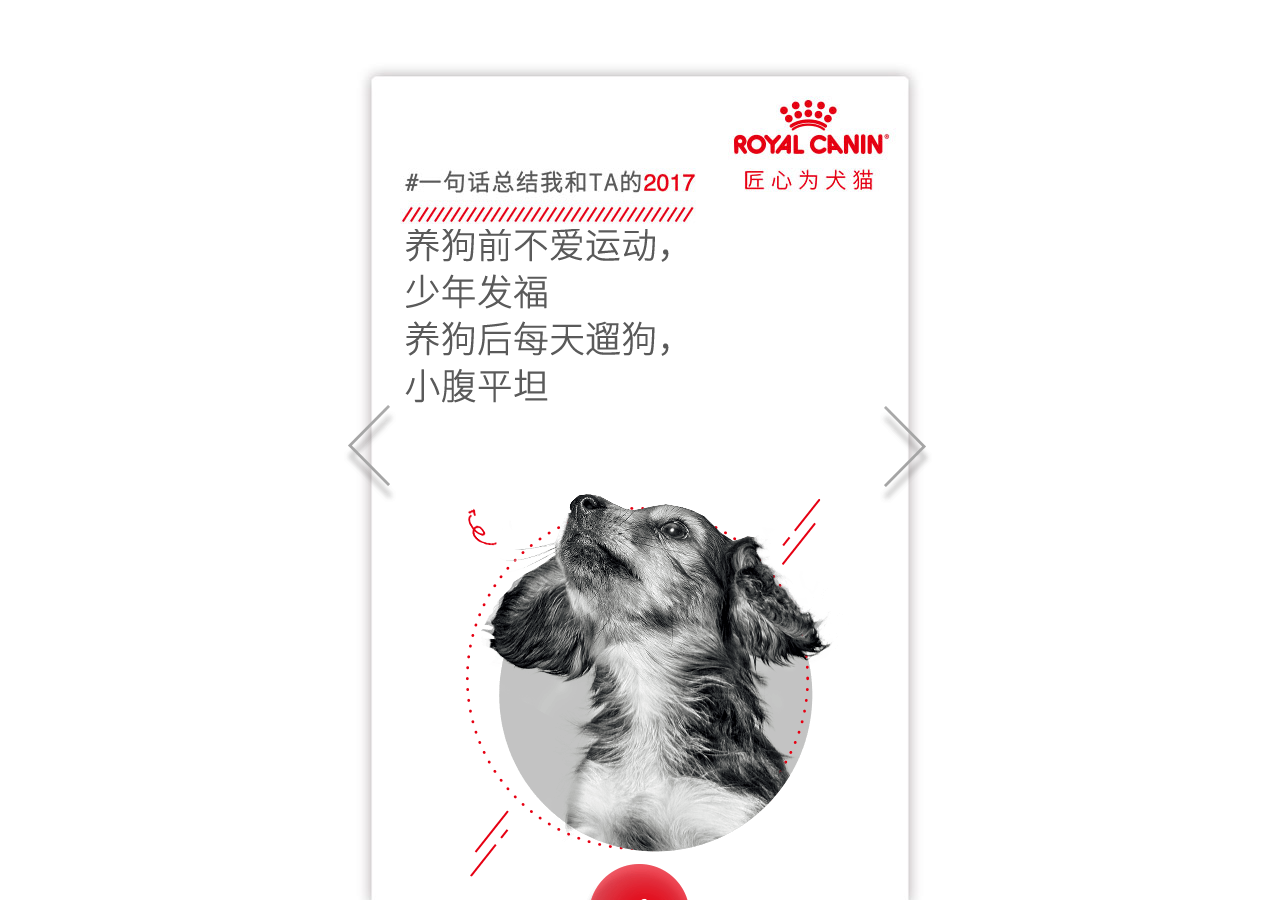
<file: royal/html/cny/index.html>
<!DOCTYPE html>
<!-- 微博增加 class wb -->
<html>
	<head>
		<title>定制属于你和TA的2017</title>
		<meta charset="utf-8">
		<meta name="viewport" content="width=640, user-scalable=no, target-densitydpi=device-dpi">
		<meta name="apple-mobile-web-app-capable" content="yes">
		<meta name="format-detection" content="telephone=no">
		<link rel="stylesheet" type="text/css" href="css/swiper.min.css">
		<link rel="stylesheet" type="text/css" href="css/style.css">
		<script type="text/javascript" src="js/jquery.min.js"></script>
		<script type="text/javascript" src="js/TweenMax.min.js"></script>
		<script src="js/createjs.min.js"></script>
		<script type="text/javascript" src="js/init.js"></script>
	</head>
	<body>
		<div class="box">
			<!-- <div class="music" id="music-btn">
				<audio id="audio" loop="loop" autoplay="autoplay" src="images/audio/bgmusic.mp3?v=2"></audio>
			</div> -->
			<!-- 列表展示 -->
			<section class="screen" id="s1">
				<div class="myswiper">
					<div class="swiper-container">
					  <div class="swiper-wrapper">
					    <div class="swiper-slide" data-type="1" data-imgsrc="dog/dog_1.png">
					    	<img src="images/dog/text1.png" alt="" class="text">
					    	<img src="images/dog/dog_1.png" alt="" class="animal">
					    </div>
					  	<div class="swiper-slide" data-type="2" data-imgsrc="cat/cat_4.png">
					    	<img src="images/cat/text4.png" alt="" class="text">
					    	<img src="images/cat/cat_4.png" alt="" class="animal">
					    </div>
					    <div class="swiper-slide" data-type="1" data-imgsrc="dog/dog_2.png">
					    	<img src="images/dog/text2.png" alt="" class="text">
					    	<img src="images/dog/dog_2.png" alt="" class="animal">
					    </div>
					  	<div class="swiper-slide" data-type="2" data-imgsrc="cat/cat_5.png">
					    	<img src="images/cat/text5.png" alt="" class="text">
					    	<img src="images/cat/cat_5.png" alt="" class="animal">
					    </div>
					    <div class="swiper-slide" data-type="1" data-imgsrc="dog/dog_3.png">
					    	<img src="images/dog/text3.png" alt="" class="text">
					    	<img src="images/dog/dog_3.png" alt="" class="animal">
					    </div>
					  	<div class="swiper-slide" data-type="2" data-imgsrc="cat/cat_2.png">
					    	<img src="images/cat/text2.png" alt="" class="text">
					    	<img src="images/cat/cat_2.png" alt="" class="animal">
					    </div>
					    <div class="swiper-slide" data-type="1" data-imgsrc="dog/dog_4.png">
					    	<img src="images/dog/text4.png" alt="" class="text">
					    	<img src="images/dog/dog_4.png" alt="" class="animal">
					    </div>
					  	<div class="swiper-slide" data-type="2" data-imgsrc="cat/cat_1.png">
					    	<img src="images/cat/text1.png" alt="" class="text">
					    	<img src="images/cat/cat_1.png" alt="" class="animal">
					    </div>
					    <div class="swiper-slide" data-type="1" data-imgsrc="dog/dog_5.png">
					    	<img src="images/dog/text5.png" alt="" class="text">
					    	<img src="images/dog/dog_5.png" alt="" class="animal">
					    </div>
					  	<div class="swiper-slide" data-type="2" data-imgsrc="cat/cat_3.png">
					    	<img src="images/cat/text3.png" alt="" class="text">
					    	<img src="images/cat/cat_3.png" alt="" class="animal">
					    </div>
					    <div class="swiper-slide" data-type="1" data-imgsrc="dog/dog_6.png"> 
					    	<img src="images/dog/text6.png" alt="" class="text">
					    	<img src="images/dog/dog_6.png" alt="" class="animal">
					    </div>
					    <div class="swiper-slide" data-type="1" data-imgsrc="dog/dog_7.png">
					    	<img src="images/dog/text7.png" alt="" class="text">
					    	<img src="images/dog/dog_7.png" alt="" class="animal">
					    </div>
					    <div class="swiper-slide" data-type="1" data-imgsrc="dog/dog_8.png">
					    	<img src="images/dog/text8.png" alt="" class="text">
					    	<img src="images/dog/dog_8.png" alt="" class="animal">
					    </div>

					  </div>
					</div>
					<div class="btn">
						<a href="javascript:;" class="prve_btn abs"></a>
						<a href="javascript:;" class="next_btn abs"></a>
					</div>
				</div>
				<img src="images/text.png" alt="" class="main_text">
				<div class="file_box">
					<img src="images/btn1.png" alt="">
					<img src="images/btn2.png" alt="">
					
				</div>
			</section>
			<!-- 列表展示 -->
			<!-- 图片上传 -->
			<section class="screen" id="s2">
				<div class="main dogcanvas">
					<div class="canavs_box">						
						<canvas width="310" height="310" id="upcanvas"></canvas>
					</div>
					<span class="frame"></span>
					
				</div>
				<div class="default-img"></div>
				
				<div class="btn">
					<a href="javascript:;" class="prve_btn abs"></a>
					<a href="javascript:;" class="next_btn abs"></a>
				</div>
				<!-- 测点击文字 -->
				<img src="images/s2_text.png" alt="" class="text">
			
				<div class="btn-wrap">
						<div class="btn1"></div>
						<input type="file" id="filebtn" accept="image/*">
				</div>
				<div class="up_btn">
						<img src="images/btn3.png">
				</div>
			</section>
			<!-- 图片上传 -->
			<!-- 文字填写 -->
			<section class="screen" id="s3">
				<div class="user-default">
						<!-- <img src="images/dog/dog_8.png" alt="" class="animal"> -->
				</div>
				<div class="main">
					<div class="canavs_box">						
						<img alt="" class="img">
					</div>
					<span class="frame"></span>
				</div>
				<textarea id="write_text" placeholder="请在此写下你与TA的故事...." maxlength="30"></textarea>
				<p class="disabled_box"></p>
				<div class="up_btn">
					<img src="images/btn3.png" alt="">
				</div>
				<img src="images/text.png" alt="" class="main_text">
				<div class="share_ts">
					<img src="images/share_text.png" alt="">
				</div>
			</section>
			<!-- 文字填写 -->


		</div>
		<script type="text/javascript" src="js/fabric.min.js"></script>
		<script type="text/javascript" src="js/exif.js"></script>
		<script type="text/javascript" src="js/swiper.jquery.min.js"></script>
		<script src="js/app.js"></script>
	</body>
</html>
</file>
<file: royal/html/cny/css/style.css>
@charset "utf-8";
body,div,dl,dt,dd,ul,ol,li,h1,h2,h3,h4,h5,h6,pre,form,fieldset,textarea,p,blockquote,th,td,a{padding:0;margin:0;color:#66686d;text-decoration:none;}
*{font:24px/150% 'Helvetica Neue', Helvetica, STHeiTi, sans-serif;-webkit-text-size-adjust:none;-webkit-tap-highlight-color:rgba(255,255,255,0);-webkit-tap-highlight-color:transparent;
   }
table{border-collapse:collapse;border-spacing:0;}
fieldset,img{border: 0;}
address,caption,cite,code,dfn,em,th,var{font-weight:normal;font-style:normal;}
article, aside, footer, header, hgroup, nav, section, figure, figcaption { display: block;}
ol,ul{list-style:none outside none;}
caption{text-align:left;}
h1,h2,h3,h4,h5,h6{font-weight:normal;font-size:100%;}
q:before,q:after{content:'';}
a{outline:none;}
*,*:before,*:after{box-sizing:border-box;-webkit-box-sizing:border-box;}
img{vertical-align:top;}
a, img ,p{-webkit-touch-callout:none;}
.clear{clear:both;}
.fl{float:left;}
.fr{float:right;}
html,body{height:100%;}
br{line-height:0;}
::-webkit-input-placeholder {
	
}
.swiper-wrapper,.swiper-container,.swiper-container-horizontal>.swiper-pagination,.swiper-button-next, .swiper-button-prev{z-index: initial;}
.music{position: absolute;right: 20px;top:20px;width:34px;height:34px;z-index:30;animation:musicPlay 3s linear infinite;-webkit-animation:musicPlay 3s linear infinite;/* background:url(../images/music_icon.png); */}
.music.off{animation:none 3s linear;-webkit-animation:none 3s linear;}
@keyframes musicPlay{
	0%{transform:scale(0);}
	100%{transform:scale(0.01);}
}
@-webkit-keyframes musicPlay{
	0%{-webkit-transform:scale(0);}
	100%{-webkit-transform:scale(0.01);}
}
.center{position: absolute;top: 50%;left: 50%;transform:translate3d(-50%,-50%,0);-webkit-transform:translate3d(-50%,-50%,0);}
.middle{position: absolute;left:50%;transform:translate3d(-50%,0,0);-webkit-transform:translate3d(-50%,0,0);}
.box{width:640px;height: 100%;margin:0 auto;overflow:hidden;position:relative;}
.abs{position:absolute;}
.screen,.pop{position:absolute;left:0;top:0;width:100%;height:100%;opacity:0;visibility: hidden;}



/********
列表展示
********/
#s1{
	opacity: 1;
	visibility: visible;
}
#s1 .myswiper{
	width: 100%;
	height: 100%;
}

#s1 .swiper-container{
	width: 100%;
	height: 100%;
}
#s1 .swiper-container .swiper-slide{
	background: url(../images/bg.jpg) no-repeat;
}
#s1 .btn a{
	width: 96px;
	height: 106px;
	top: 50%;
	margin-top: -53px;
}
#s1 .btn .prve_btn{
	left: 15px;
	background: url(../images/prevbtn.png) no-repeat;
	animation:prve_btn 2s linear infinite;
    -webkit-animation:prve_btn 2s linear infinite;
}
#s1 .btn .next_btn{
	right: 15px;
	background: url(../images/nextbtn.png) no-repeat;
	animation:next_btn 2s linear infinite;
    -webkit-animation:next_btn 2s linear infinite;
}
@keyframes prve_btn{
    0%,100%{transform:translateX(0);}
    50%{transform:translateX(-20px);}
}
@-webkit-keyframes prve_btn{
    0%,100%{-webkit-transform:translateX(0);}
    50%{-webkit-transform:translateX(-20px);}
}
@keyframes next_btn{
    0%,100%{transform:translateX(0);}
    50%{transform:translateX(20px);}
}
@-webkit-keyframes next_btn{
    0%,100%{-webkit-transform:translateX(0);}
    50%{-webkit-transform:translateX(20px);}
}

#s1 .swiper-slide .text{
	position: absolute;
	top: 229px;
	left: 84px;
}
#s1 .swiper-slide .animal{
	position: absolute;
	top: 373px;
	left: 0;
}
#s1 .main_text{
	position: absolute;
	top: 984px;
	left: 201px;
}




/********
图片合成
********/
#s2{
	/* opacity: 1;
	visibility: visible; */
	background:rgba(0,0,0,0.8);
}
#s2 .main{
	width: 431px;
	height: 391px;
	position: absolute;
	top: 420px;
	left: 50%;
	margin-left: -215px;
	opacity: 0;
	visibility: hidden;
}
#s2 .main .frame{
	width: 100%;
	height: 100%;
	position: absolute;
	top: 0;
	left: 0;
	pointer-events: none;
}
#s2 .canavs_box{
	width: 310px;
	height: 310px;
	overflow: hidden;
	position: relative;
}
#s2 .dogcanvas .canavs_box{
	border-radius: 50%;
	top: 63px;
    left: 80px;
}
#s2 .dogcanvas .frame{
	background: url(../images/frame2.png) no-repeat;
}
#s2 .catcanvas .canavs_box{
	border-radius: 10px;
    top: 63px;
    left: 80px;
}
#s2 .catcanvas .frame{
	background: url(../images/frame1.png) no-repeat;
}
#s2 .dogcanvas canvas{
	border-radius: 50%;
}
#s2 .catcanvas canvas{
	border-radius: 10px;
}
#s2 .btn a{
	width: 96px;
	height: 106px;
	top: 50%;
	margin-top: -53px;
	opacity: 0;
	visibility: hidden;
}
#s2 .btn .prve_btn{
	left: 15px;
	background: url(../images/prevbtn.png) no-repeat;
	animation:prve_btn 2s linear infinite;
    -webkit-animation:prve_btn 2s linear infinite;
}
#s2 .btn .next_btn{
	right: 15px;
	background: url(../images/nextbtn.png) no-repeat;
	animation:next_btn 2s linear infinite;
    -webkit-animation:next_btn 2s linear infinite;
}
#s2 .text{
	position: absolute;
	top: 830px;
	left: 50%;
	opacity: 0;
	visibility: hidden;
	transform: translateX(-50%);
	-webkit-transform: translateX(-50%);
}

#s2 .btn-wrap{
	width: 431px;
	height: 138px;
	background: url(../images/btn_bg.png) no-repeat;
	position: absolute;
	left:50%;
	margin-left: -215px;
	top:866px;
}

#s2 .up_btn{
	opacity: 0;
	visibility: hidden;
}
#s2 .btn-wrap .btn1{
	position: absolute;
	top:0;
	left:46px;
	width: 100px;
	height:100px;
}

#s2 .btn-wrap #filebtn{
	position: absolute;
	top:0;
	left:290px;
	width: 100px;
	height:100px;
	opacity: 0;
}
#s2 .default-img{
	position: absolute;
	top:319px;
	left:8px;
}
#filebtn-wrap{
	position: absolute;
	top:823px;
	left: 146px;
}

#filebtn-wrap input{
	opacity: 0;
}
/********
图片合成
********/
#s3{
	/* opacity: 1;
	visibility: visible; */
	background:url(../images/bg.jpg) no-repeat;
}
#s3 .user-default{
	position: absolute;
	top:319px;
	left:8px;
}
/* #s3 .user */
#s3 .main{
	width: 431px;
	height: 391px;
	position: absolute;
	top: 420px;
	left: 50%;
	margin-left: -215px;
}
#s3 .main .frame{
	width: 100%;
	height: 100%;
	position: absolute;
	top: 0;
	left: 0;
	pointer-events: none;
}
#s3 .canavs_box{
	width: 310px;
	height: 310px;
	overflow: hidden;
	position: relative;
}
#s3 .canavs_box .img{
	width: 310px;
	height: 310px;
	display: block;
}
#s3 .dogcanvas .canavs_box{
	border-radius: 50%;
	top: 63px;
    left: 80px;
}
#s3 .dogcanvas .frame{
	background: url(../images/frame2.png) no-repeat;
}
#s3 .catcanvas .canavs_box{
	border-radius: 10px;
    top: 63px;
    left: 80px;
}
#s3 .catcanvas .frame{
	background: url(../images/frame1.png) no-repeat;
}
#s3 .dogcanvas .img{
	border-radius: 50%;
}
#s3 .catcanvas .img{
	border-radius: 10px;
}

#s3 #write_text,#s3 .disabled_box{
	width: 302px;
    height: 214px;
    display: block;
    position: absolute;
    top: 233px;
    left: 83px;
    outline: none;
    border: none;
    font-size: 36px;
    resize: none;
    line-height: 47px;
    background: none;
}
#s3 .disabled_box{
	display: none;
}
#s3 .main_text{
	position: absolute;
	top: 973px;
	left: 221px;
}
#s3 .share_ts{
	width: 100%;
	height: 100%;
	position: absolute;
	top: 0;
	left: 0;
	background: rgba(0,0,0,0.8);
	display: none;
}






/*************
	分享页面
************/
/********
图片合成
********/
#share{
	opacity: 1;
	visibility: visible;
	background:url(../images/bg.jpg) no-repeat;
}
#share .main{
	width: 431px;
	height: 391px;
	position: absolute;
	top: 420px;
	left: 50%;
	margin-left: -215px;
}
#share .main .frame{
	width: 100%;
	height: 100%;
	position: absolute;
	top: 0;
	left: 0;
	pointer-events: none;
}
#share .canavs_box{
	width: 310px;
	height: 310px;
	overflow: hidden;
	position: relative;
}
#share .canavs_box .img{
	width: 310px;
	height: 310px;
	display: block;
}
#share .dogcanvas .canavs_box{
	border-radius: 50%;
	top: 63px;
    left: 80px;
}
#share .dogcanvas .frame{
	background: url(../images/frame2.png) no-repeat;
}
#share .catcanvas .canavs_box{
	border-radius: 10px;
    top: 63px;
    left: 80px;
}
#share .catcanvas .frame{
	background: url(../images/frame1.png) no-repeat;
}
#share .dogcanvas .img{
	border-radius: 50%;
}
#share .catcanvas .img{
	border-radius: 10px;
}
#share .default_img{
	position: absolute;
	top:348px;
	left:8px;
}
#share #write_text{
	width: 302px;
    height: 214px;
    display: block;
    position: absolute;
    top: 233px;
    left: 83px;
    outline: none;
    border: none;
    font-size: 36px;
    resize: none;
    line-height: 52px;
}
#share .main_text{
	position: absolute;
	top: 973px;
	left: 221px;
}
#share .share_ts{
	width: 100%;
	height: 100%;
	position: absolute;
	top: 0;
	left: 0;
	background: rgba(0,0,0,0.8);
	display: none;
}













/*****
公共按钮
****/
#s1 .file_box,.up_btn{
	width: 151px;
	height: 145px;
	position: absolute;
	top: 844px;
	left: 246px;
}
#s1 .file_box img,.up_btn img{
	position: absolute;
	top: 0;
	left: 0;
}
#s1 .file_box img:nth-child(2),.up_btn img:nth-child(2){
	animation: op 2.5s linear infinite; 
    -webkit-animation: op 2.5s linear infinite;  
}
@keyframes op{ 
    0% { opacity: 0; }
    25% { opacity: 1; }
    50% { opacity: 0; }
    75% { opacity: 1; }
  100% { opacity: 0;} 
}
@-webkit-keyframes op { 
    0% { opacity: 0; }
    25% { opacity: 1; }
    50% { opacity: 0; }
    75% { opacity: 1; }
  100% { opacity: 0;} 
}
#s1 .file_box input {
	width: 100%;
	height: 100%;
	position: absolute;
	top: 0;
	left: 0;
	opacity: 0;
}
</file>
